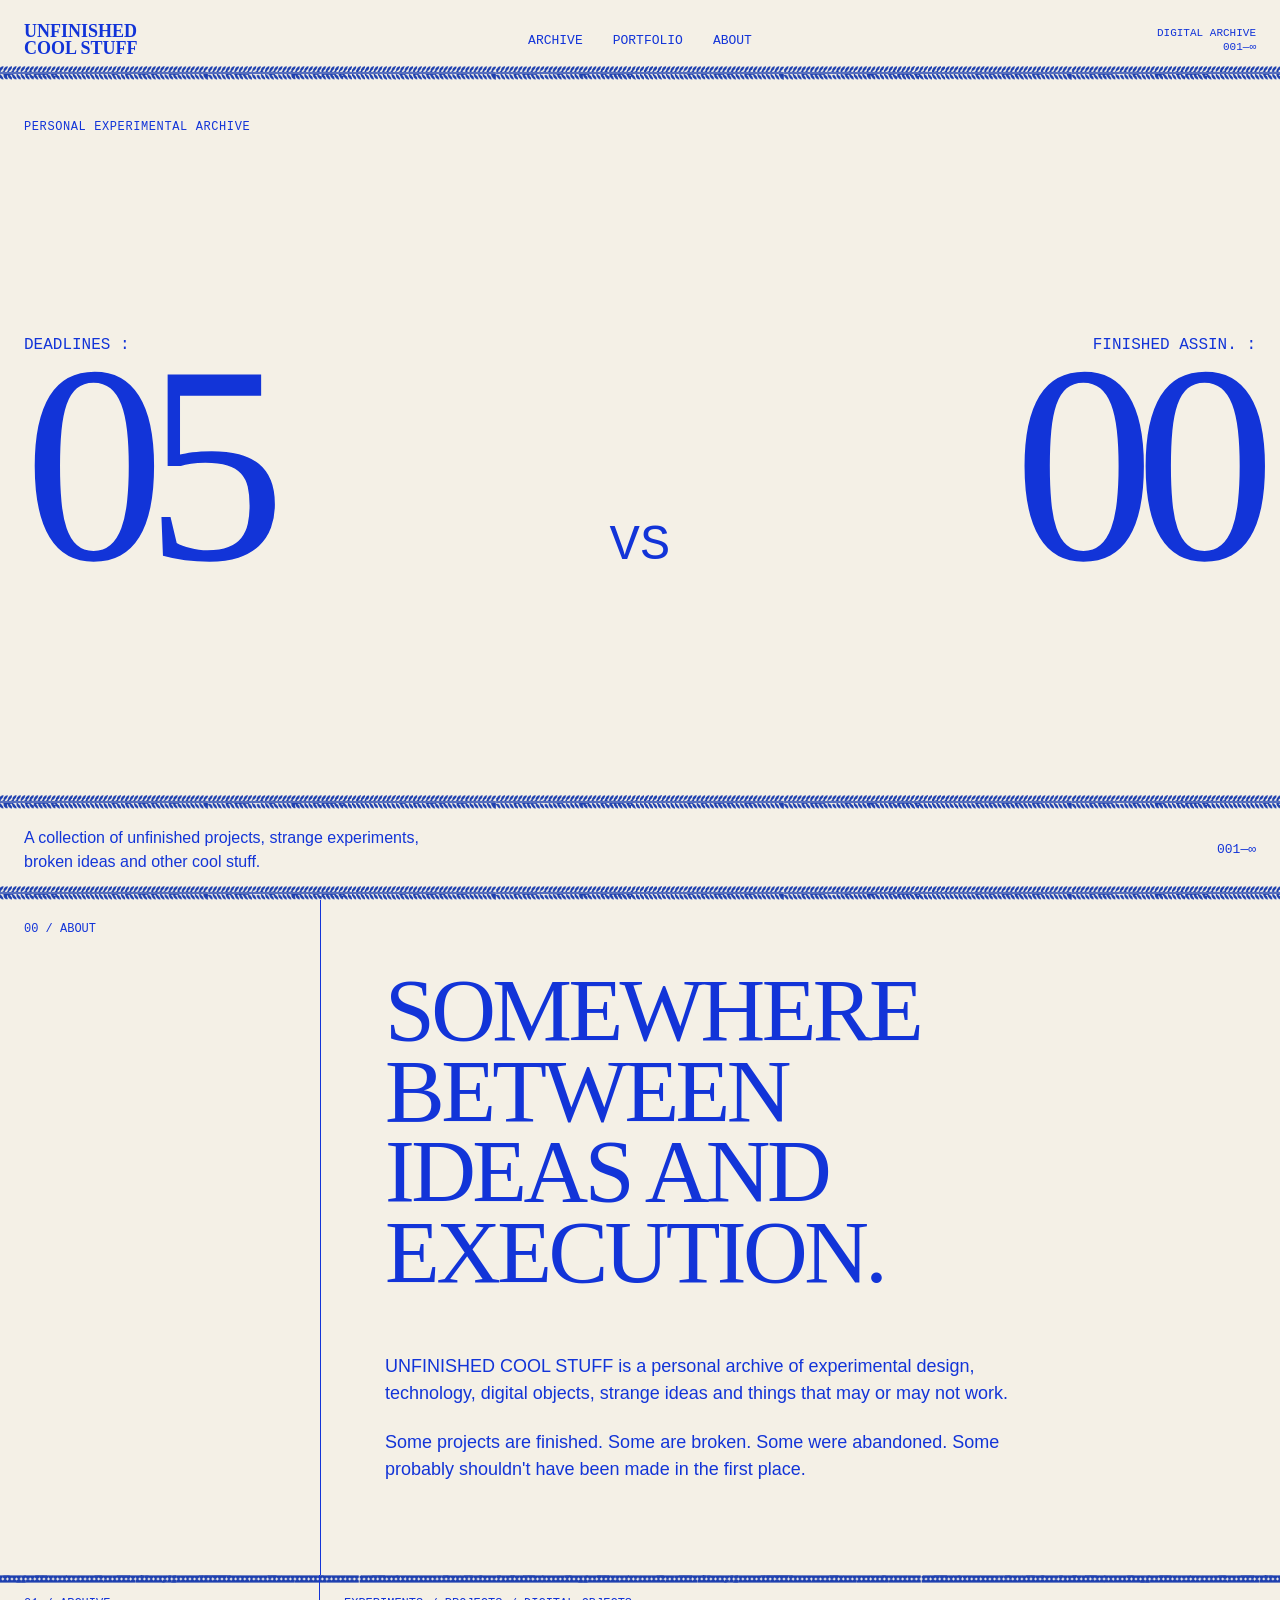
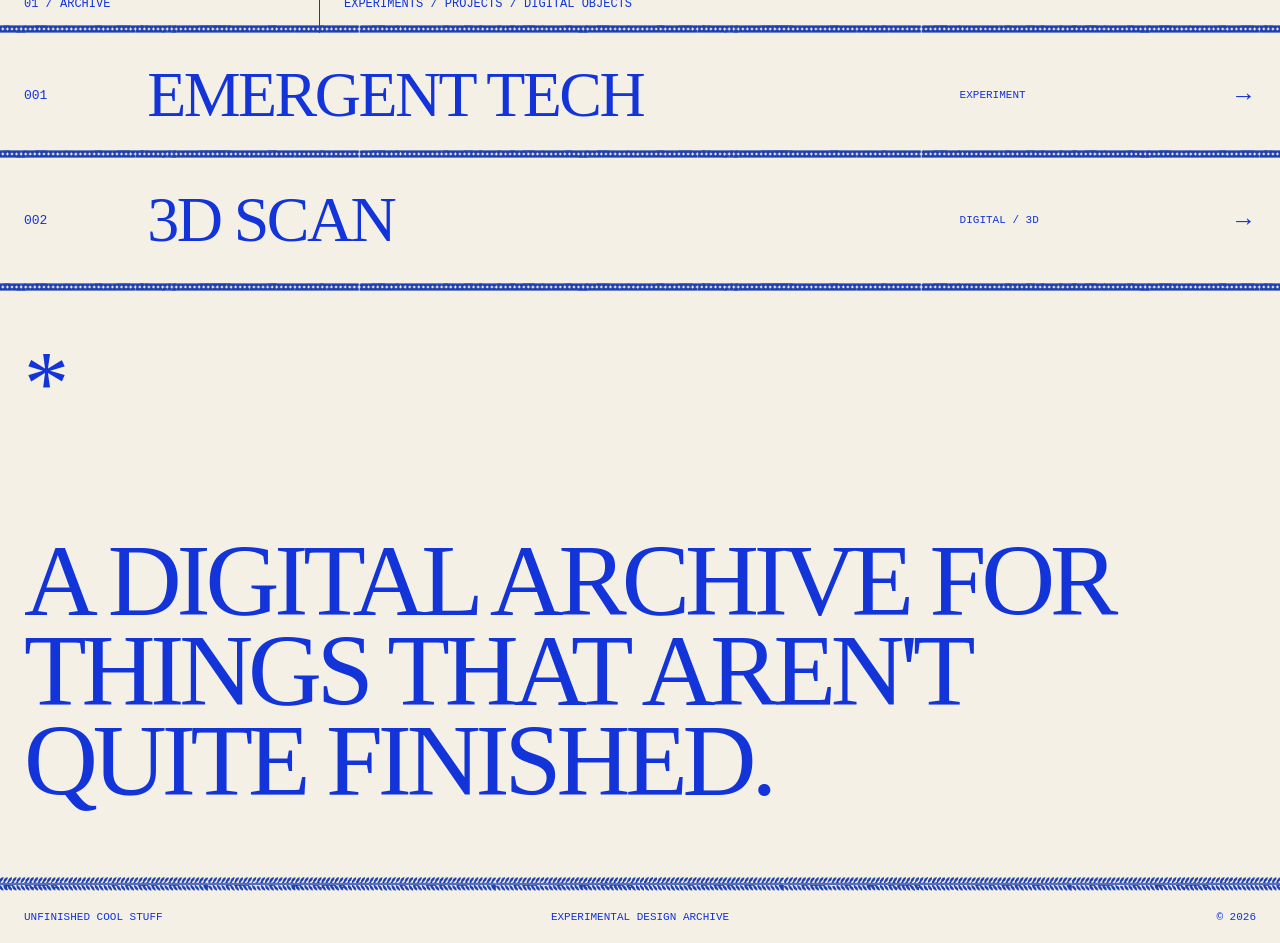
<file: index.html>
<!DOCTYPE html>
<html lang="en">
<head>
    <meta charset="UTF-8">
    <meta name="viewport" content="width=device-width, initial-scale=1.0">

    <title>UNFINISHED COOL STUFF</title>

    <link rel="stylesheet" href="style.css">
</head>

<body>

    <!-- =========================
         NAVIGATION
    ========================== -->

    <header class="site-header">

        <div class="site-logo">
            UNFINISHED<br>
            COOL STUFF
        </div>

        <nav class="main-nav">
    <a href="#archive">ARCHIVE</a>
    <a href="portfolio.html">PORTFOLIO</a>
    <a href="#about">ABOUT</a>
</nav>

        <div class="site-meta">
            DIGITAL ARCHIVE<br>
            001—∞
        </div>

    </header>


    <!-- =========================
         HERO
    ========================== -->

    <main>

        <section class="hero">

            <div class="hero-label">
                PERSONAL EXPERIMENTAL ARCHIVE
            </div>

            <div class="hero-stats">

    <div class="hero-stat-labels">
        <div>DEADLINES :</div>
        <div>FINISHED ASSIN. :</div>
    </div>

    <div class="hero-stat-numbers">
        <div>05</div>
        <div class="hero-stat-vs">VS</div>
        <div>00</div>
    </div>

</div>

            <div class="hero-bottom">

                <p>
                    A collection of unfinished projects,
                    strange experiments, broken ideas and
                    other cool stuff.
                </p>

                <div class="hero-number">
                    001—∞
                </div>

            </div>

        </section>


        <!-- =========================
             ABOUT
        ========================== -->

        <section class="about-section" id="about">

            <div class="section-number">
                00 / ABOUT
            </div>

            <div class="about-content">

                <h2>
                    SOMEWHERE BETWEEN<br>
                    IDEAS AND EXECUTION.
                </h2>

                <p>
                    UNFINISHED COOL STUFF is a personal archive
                    of experimental design, technology,
                    digital objects, strange ideas and things
                    that may or may not work.
                </p>

                <p>
                    Some projects are finished.
                    Some are broken.
                    Some were abandoned.
                    Some probably shouldn't have been made
                    in the first place.
                </p>

            </div>

        </section>


        <!-- =========================
             PROJECT ARCHIVE
        ========================== -->

        <section class="archive-section" id="archive">

            <div class="section-header">

                <div class="section-number">
                    01 / ARCHIVE
                </div>

                <div class="section-description">
                    EXPERIMENTS / PROJECTS / DIGITAL OBJECTS
                </div>

            </div>


            <div class="project-list">

                <!-- PROJECT 001 -->

                <a
                    class="project"
                    href="projects/emergent-tech/"
                >

                    <div class="project-number">
                        001
                    </div>

                    <div class="project-title">
                        EMERGENT TECH
                    </div>

                    <div class="project-type">
                        EXPERIMENT
                    </div>

                    <div class="project-arrow">
                        →
                    </div>

                </a>


                <!-- PROJECT 002 -->

                <a
                    class="project"
                    href="projects/3d-scan/"
                >

                    <div class="project-number">
                        002
                    </div>

                    <div class="project-title">
                        3D SCAN
                    </div>

                    <div class="project-type">
                        DIGITAL / 3D
                    </div>

                    <div class="project-arrow">
                        →
                    </div>

                </a>

            </div>

        </section>


        <!-- =========================
             STATEMENT
        ========================== -->

        <section class="statement-section">

            <div class="statement-mark">
                *
            </div>

            <h2>
                A DIGITAL ARCHIVE FOR
                THINGS THAT AREN'T QUITE
                FINISHED.
            </h2>

        </section>

    </main>


    <!-- =========================
         FOOTER
    ========================== -->

    <footer class="site-footer">

        <div>
            UNFINISHED COOL STUFF
        </div>

        <div>
            EXPERIMENTAL DESIGN ARCHIVE
        </div>

        <div>
            © 2026
        </div>

    </footer>


    <script src="script.js"></script>

</body>
</html>
</file>
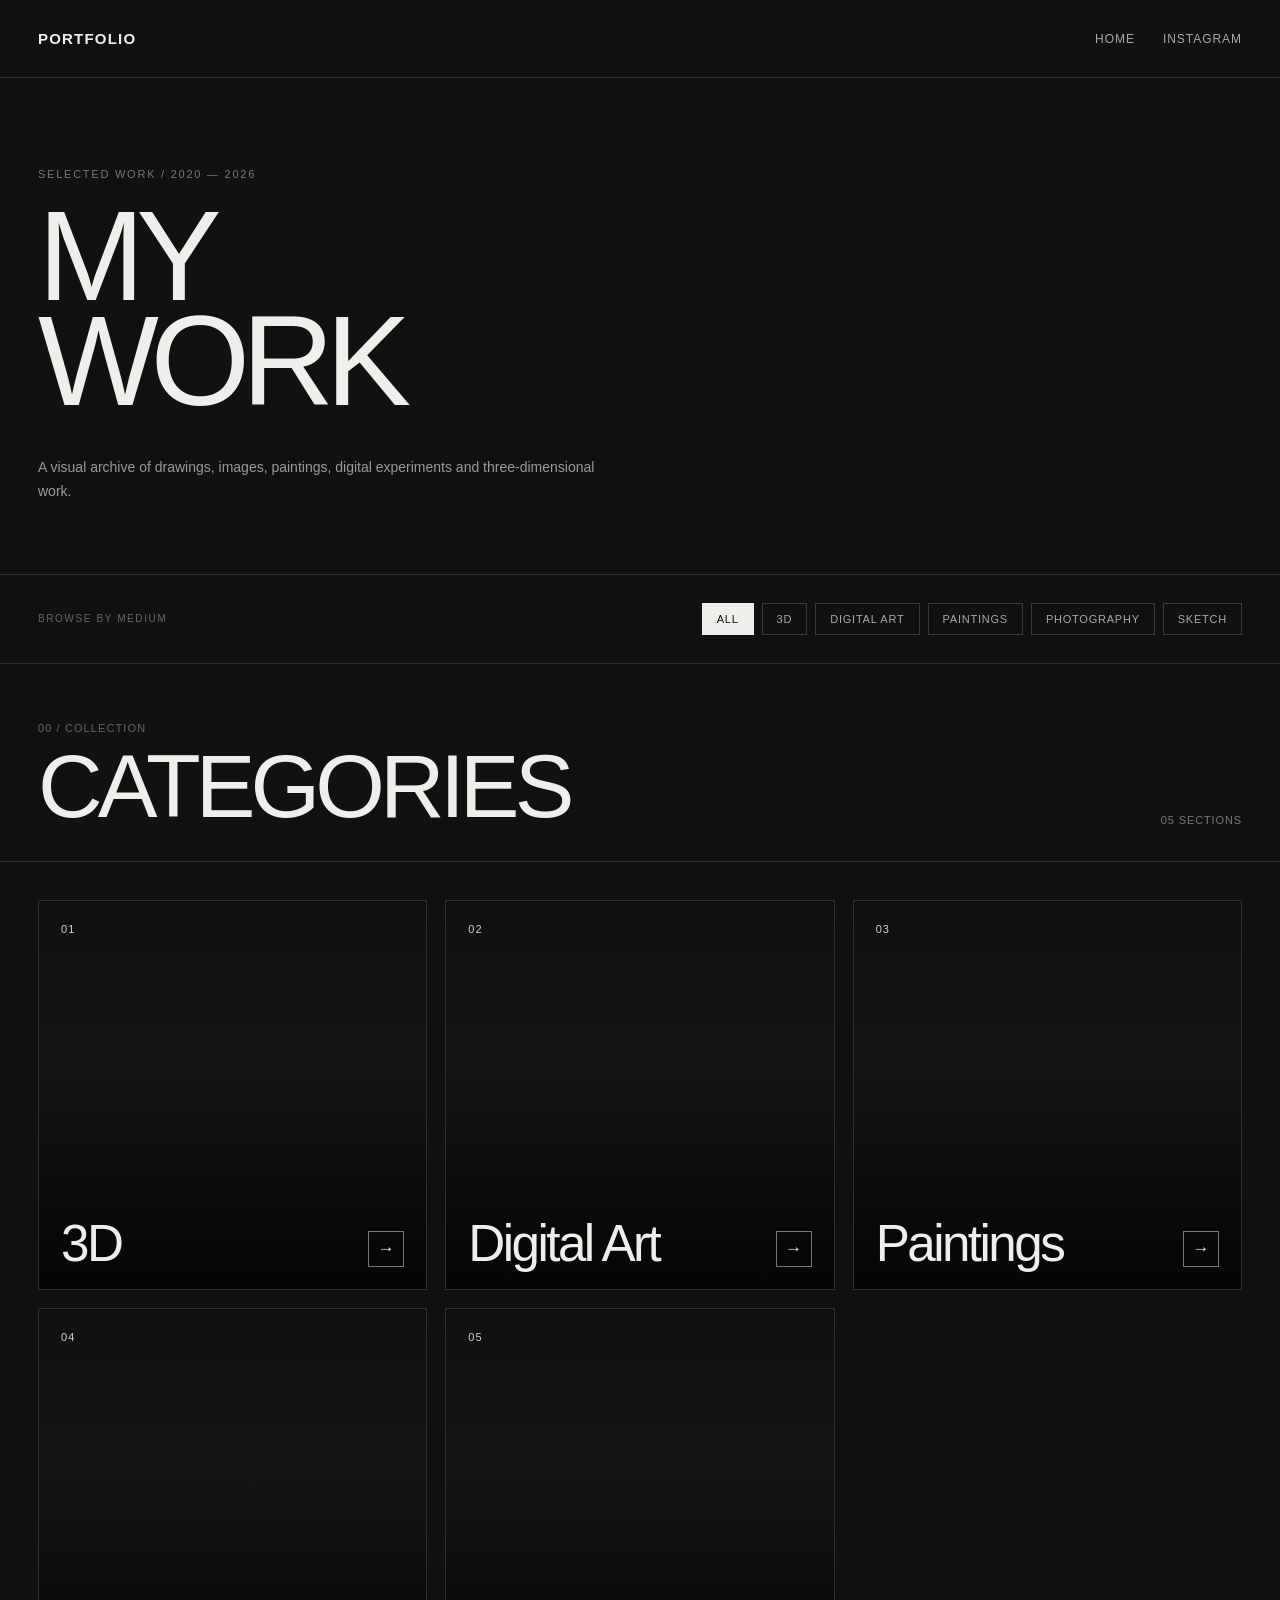
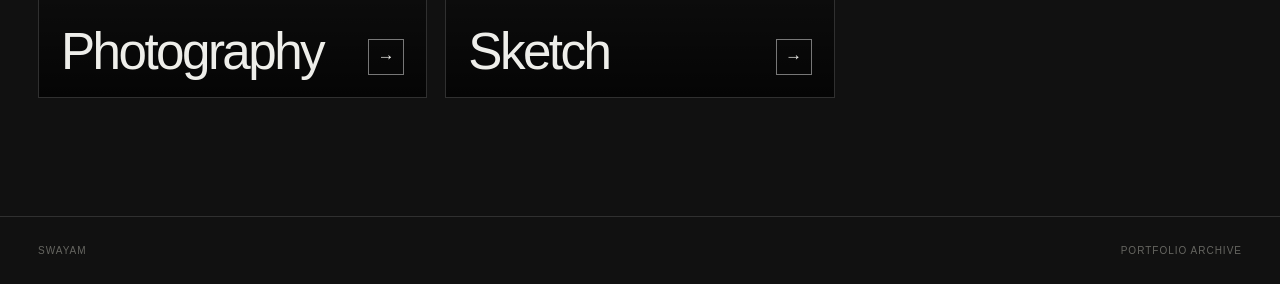
<file: portfolio.html>
<!DOCTYPE html>
<html lang="en">
<head>
    <meta charset="UTF-8">
    <meta name="viewport" content="width=device-width, initial-scale=1.0">

    <title>Portfolio — Swayam</title>

    <style>
        /* =========================================================
           RESET
        ========================================================= */

        * {
            margin: 0;
            padding: 0;
            box-sizing: border-box;
        }

        html {
            scroll-behavior: smooth;
        }

        body {
            background: #111111;
            color: #eeeeea;
            font-family: Arial, Helvetica, sans-serif;
            min-height: 100vh;
            overflow-x: hidden;
        }

        button,
        a {
            font: inherit;
        }

        button {
            border: 0;
            background: none;
            color: inherit;
            cursor: pointer;
        }

        a {
            color: inherit;
            text-decoration: none;
        }


        /* =========================================================
           HEADER
        ========================================================= */

        .site-header {
            width: 100%;
            height: 78px;

            display: flex;
            align-items: center;
            justify-content: space-between;

            padding: 0 38px;

            border-bottom: 1px solid #303030;

            position: sticky;
            top: 0;
            z-index: 100;

            background: rgba(17, 17, 17, 0.94);
            backdrop-filter: blur(12px);
        }

        .logo {
            font-size: 15px;
            font-weight: 600;
            letter-spacing: 0.08em;
            text-transform: uppercase;
        }

        .header-right {
            display: flex;
            align-items: center;
            gap: 28px;
        }

        .header-link {
            font-size: 12px;
            letter-spacing: 0.08em;
            text-transform: uppercase;
            color: #aaaaa5;
            transition: color 0.2s ease;
        }

        .header-link:hover {
            color: #ffffff;
        }


        /* =========================================================
           MAIN
        ========================================================= */

        main {
            width: 100%;
        }


        /* =========================================================
           INTRO
        ========================================================= */

        .intro {
            min-height: 330px;

            padding: 90px 38px 70px;

            display: flex;
            flex-direction: column;
            justify-content: flex-end;

            border-bottom: 1px solid #303030;
        }

        .intro-label {
            font-size: 11px;
            letter-spacing: 0.16em;
            text-transform: uppercase;
            color: #777772;

            margin-bottom: 24px;
        }

        .intro-title {
            font-size: clamp(58px, 10vw, 150px);
            line-height: 0.82;
            font-weight: 500;
            letter-spacing: -0.065em;

            max-width: 1100px;
        }

        .intro-description {
            max-width: 560px;

            margin-top: 42px;

            font-size: 14px;
            line-height: 1.7;
            color: #999994;
        }


        /* =========================================================
           CATEGORY NAVIGATION
        ========================================================= */

        .category-section {
            padding: 28px 38px;

            border-bottom: 1px solid #303030;

            display: flex;
            align-items: center;
            justify-content: space-between;

            gap: 30px;
        }

        .category-label {
            font-size: 10px;
            letter-spacing: 0.16em;
            text-transform: uppercase;
            color: #666661;
            white-space: nowrap;
        }

        .category-nav {
            display: flex;
            flex-wrap: wrap;
            justify-content: flex-end;
            gap: 8px;
        }

        .category-button {
            border: 1px solid #3b3b3b;
            padding: 9px 14px;

            font-size: 11px;
            letter-spacing: 0.07em;
            text-transform: uppercase;

            color: #aaaaa5;

            transition:
                background 0.2s ease,
                color 0.2s ease,
                border-color 0.2s ease;
        }

        .category-button:hover,
        .category-button.active {
            background: #eeeeea;
            border-color: #eeeeea;
            color: #111111;
        }


        /* =========================================================
           CATEGORY LANDING
        ========================================================= */

        .category-view {
            display: block;
        }

        .category-view.hidden {
            display: none;
        }

        .category-heading {
            padding: 58px 38px 35px;

            display: flex;
            align-items: flex-end;
            justify-content: space-between;

            border-bottom: 1px solid #303030;
        }

        .category-number {
            font-size: 11px;
            color: #666661;
            letter-spacing: 0.1em;
            margin-bottom: 12px;
        }

        .category-title {
            font-size: clamp(40px, 7vw, 95px);
            line-height: 0.9;
            letter-spacing: -0.055em;
            font-weight: 500;
        }

        .category-count {
            font-size: 11px;
            color: #777772;
            letter-spacing: 0.08em;
            text-transform: uppercase;
        }


        /* =========================================================
           CATEGORY CARDS
        ========================================================= */

        .category-grid {
            padding: 38px;

            display: grid;
            grid-template-columns: repeat(3, 1fr);

            gap: 18px;
        }

        .category-card {
            position: relative;

            min-height: 390px;

            border: 1px solid #303030;

            overflow: hidden;

            background: #181818;

            cursor: pointer;

            transition:
                transform 0.35s ease,
                border-color 0.35s ease;
        }

        .category-card:hover {
            transform: translateY(-5px);
            border-color: #555555;
        }

        .category-card-image {
            width: 100%;
            height: 100%;

            position: absolute;
            inset: 0;

            object-fit: cover;

            opacity: 0.72;

            transition:
                transform 0.6s ease,
                opacity 0.4s ease;
        }

        .category-card:hover .category-card-image {
            transform: scale(1.045);
            opacity: 0.9;
        }

        .category-card-overlay {
            position: absolute;
            inset: 0;

            display: flex;
            flex-direction: column;
            justify-content: space-between;

            padding: 22px;

            background:
                linear-gradient(
                    to bottom,
                    rgba(0, 0, 0, 0.35),
                    rgba(0, 0, 0, 0.1) 40%,
                    rgba(0, 0, 0, 0.8)
                );
        }

        .category-card-number {
            font-size: 11px;
            letter-spacing: 0.1em;
            color: #d0d0ca;
        }

        .category-card-bottom {
            display: flex;
            align-items: flex-end;
            justify-content: space-between;
            gap: 15px;
        }

        .category-card-title {
            font-size: clamp(28px, 4vw, 55px);
            line-height: 0.9;
            letter-spacing: -0.05em;
            font-weight: 500;
        }

        .category-card-arrow {
            width: 36px;
            height: 36px;

            border: 1px solid rgba(255,255,255,0.45);

            display: flex;
            align-items: center;
            justify-content: center;

            font-size: 17px;

            transition:
                background 0.2s ease,
                color 0.2s ease;
        }

        .category-card:hover .category-card-arrow {
            background: #eeeeea;
            color: #111111;
        }


        /* =========================================================
           GALLERY
        ========================================================= */

        .gallery-view {
            display: none;
        }

        .gallery-view.active {
            display: block;
        }

        .gallery-header {
            padding: 52px 38px 34px;

            display: flex;
            align-items: flex-end;
            justify-content: space-between;

            border-bottom: 1px solid #303030;
        }

        .gallery-heading-left {
            display: flex;
            flex-direction: column;
            gap: 14px;
        }

        .back-button {
            align-self: flex-start;

            font-size: 11px;
            letter-spacing: 0.1em;
            text-transform: uppercase;

            color: #777772;

            transition: color 0.2s ease;
        }

        .back-button:hover {
            color: #ffffff;
        }

        .gallery-title {
            font-size: clamp(48px, 8vw, 110px);
            line-height: 0.85;
            letter-spacing: -0.06em;
            font-weight: 500;
        }

        .gallery-info {
            font-size: 11px;
            letter-spacing: 0.08em;
            text-transform: uppercase;
            color: #777772;
        }


        /* =========================================================
           IMAGE GRID
        ========================================================= */

        .gallery-grid {
            padding: 38px;

            display: grid;
            grid-template-columns: repeat(4, 1fr);

            gap: 12px;
        }

        .media-item {
            position: relative;

            background: #1b1b1b;

            aspect-ratio: 1 / 1;

            overflow: hidden;

            cursor: pointer;

            border: 1px solid #252525;
        }

        .media-item img {
            width: 100%;
            height: 100%;

            display: block;

            object-fit: cover;

            transition:
                transform 0.5s ease,
                opacity 0.35s ease;
        }

        .media-item:hover img {
            transform: scale(1.035);
            opacity: 0.82;
        }

        .media-item.video-item {
            cursor: pointer;
        }

        .video-label {
            position: absolute;

            left: 12px;
            bottom: 12px;

            padding: 6px 8px;

            background: rgba(0,0,0,0.75);

            font-size: 9px;
            letter-spacing: 0.1em;
            text-transform: uppercase;
        }

        .empty-message {
            padding: 100px 38px;

            color: #666661;

            font-size: 13px;
            line-height: 1.6;
        }

        .loading {
            padding: 100px 38px;

            color: #666661;

            font-size: 11px;
            letter-spacing: 0.1em;
            text-transform: uppercase;
        }


        /* =========================================================
           IMAGE MODAL
        ========================================================= */

        .modal {
            position: fixed;
            inset: 0;

            z-index: 500;

            display: none;

            background: rgba(8, 8, 8, 0.97);

            align-items: center;
            justify-content: center;

            padding: 60px;
        }

        .modal.active {
            display: flex;
        }

        .modal-content {
            width: 100%;
            height: 100%;

            display: flex;
            align-items: center;
            justify-content: center;

            position: relative;
        }

        .modal-image {
            max-width: calc(100vw - 160px);
            max-height: calc(100vh - 120px);

            width: auto;
            height: auto;

            object-fit: contain;
        }

        .modal-video {
            max-width: calc(100vw - 160px);
            max-height: calc(100vh - 120px);
        }

        .modal-close {
            position: fixed;

            top: 24px;
            right: 30px;

            width: 42px;
            height: 42px;

            border: 1px solid #444444;

            display: flex;
            align-items: center;
            justify-content: center;

            font-size: 22px;

            color: #bbbbbb;

            z-index: 510;

            transition:
                background 0.2s ease,
                color 0.2s ease;
        }

        .modal-close:hover {
            background: #eeeeea;
            color: #111111;
        }

        .modal-prev,
        .modal-next {
            position: fixed;

            top: 50%;

            transform: translateY(-50%);

            width: 48px;
            height: 48px;

            border: 1px solid #444444;

            display: flex;
            align-items: center;
            justify-content: center;

            font-size: 22px;

            color: #bbbbbb;

            z-index: 510;

            transition:
                background 0.2s ease,
                color 0.2s ease;
        }

        .modal-prev {
            left: 25px;
        }

        .modal-next {
            right: 25px;
        }

        .modal-prev:hover,
        .modal-next:hover {
            background: #eeeeea;
            color: #111111;
        }

        .modal-counter {
            position: fixed;

            left: 50%;
            bottom: 24px;

            transform: translateX(-50%);

            font-size: 10px;
            letter-spacing: 0.12em;
            text-transform: uppercase;

            color: #777772;

            z-index: 510;
        }


        /* =========================================================
           FOOTER
        ========================================================= */

        footer {
            margin-top: 80px;

            padding: 28px 38px;

            border-top: 1px solid #303030;

            display: flex;
            align-items: center;
            justify-content: space-between;

            color: #666661;

            font-size: 10px;
            letter-spacing: 0.1em;
            text-transform: uppercase;
        }


        /* =========================================================
           RESPONSIVE
        ========================================================= */

        @media (max-width: 1000px) {

            .category-grid {
                grid-template-columns: repeat(2, 1fr);
            }

            .gallery-grid {
                grid-template-columns: repeat(3, 1fr);
            }
        }


        @media (max-width: 700px) {

            .site-header {
                height: 64px;
                padding: 0 18px;
            }

            .header-right {
                gap: 14px;
            }

            .intro {
                min-height: 300px;
                padding: 65px 18px 45px;
            }

            .intro-title {
                font-size: clamp(54px, 16vw, 100px);
            }

            .intro-description {
                margin-top: 30px;
            }

            .category-section {
                padding: 18px;
                align-items: flex-start;
                flex-direction: column;
            }

            .category-nav {
                justify-content: flex-start;
            }

            .category-heading,
            .gallery-header {
                padding: 40px 18px 25px;
            }

            .category-grid {
                padding: 18px;
                grid-template-columns: 1fr;
                gap: 12px;
            }

            .category-card {
                min-height: 320px;
            }

            .gallery-grid {
                padding: 18px;
                grid-template-columns: repeat(2, 1fr);
                gap: 7px;
            }

            .modal {
                padding: 20px;
            }

            .modal-image,
            .modal-video {
                max-width: calc(100vw - 40px);
                max-height: calc(100vh - 100px);
            }

            .modal-prev,
            .modal-next {
                width: 38px;
                height: 38px;
            }

            .modal-prev {
                left: 10px;
            }

            .modal-next {
                right: 10px;
            }

            footer {
                padding: 24px 18px;
            }
        }


        @media (max-width: 450px) {

            .header-right .header-link:first-child {
                display: none;
            }

            .gallery-grid {
                grid-template-columns: 1fr 1fr;
            }

            .category-button {
                padding: 8px 10px;
                font-size: 9px;
            }
        }
    </style>
</head>


<body>

    <!-- =========================================================
         HEADER
    ========================================================== -->

    <header class="site-header">

        <a href="index.html" class="logo">
            Portfolio
        </a>

        <div class="header-right">

            <a href="index.html" class="header-link">
                Home
            </a>

            <a
                href="https://www.instagram.com/artist_sbk/"
                target="_blank"
                rel="noopener noreferrer"
                class="header-link"
            >
                Instagram
            </a>

        </div>

    </header>


    <!-- =========================================================
         MAIN
    ========================================================== -->

    <main>

        <!-- INTRO -->

        <section class="intro">

            <div class="intro-label">
                Selected work / 2020 — 2026
            </div>

            <h1 class="intro-title">
                MY<br>
                WORK
            </h1>

            <p class="intro-description">
                A visual archive of drawings, images, paintings,
                digital experiments and three-dimensional work.
            </p>

        </section>


        <!-- CATEGORY NAV -->

        <section class="category-section">

            <div class="category-label">
                Browse by medium
            </div>

            <nav class="category-nav" id="category-nav">

                <button
                    class="category-button active"
                    data-category="all"
                >
                    All
                </button>

                <button
                    class="category-button"
                    data-category="3D"
                >
                    3D
                </button>

                <button
                    class="category-button"
                    data-category="DIGITAL_ART"
                >
                    Digital Art
                </button>

                <button
                    class="category-button"
                    data-category="PAINTING"
                >
                    Paintings
                </button>

                <button
                    class="category-button"
                    data-category="PHOTOGRAPHY"
                >
                    Photography
                </button>

                <button
                    class="category-button"
                    data-category="SKETCH"
                >
                    Sketch
                </button>

            </nav>

        </section>


        <!-- =====================================================
             CATEGORY LANDING
        ====================================================== -->

        <section
            class="category-view"
            id="category-view"
        >

            <div class="category-heading">

                <div>

                    <div class="category-number">
                        00 / COLLECTION
                    </div>

                    <h2 class="category-title">
                        CATEGORIES
                    </h2>

                </div>

                <div class="category-count">
                    05 sections
                </div>

            </div>


            <div
                class="category-grid"
                id="category-grid"
            >

                <!-- Generated by JavaScript -->

            </div>

        </section>


        <!-- =====================================================
             GALLERY
        ====================================================== -->

        <section
            class="gallery-view"
            id="gallery-view"
        >

            <div class="gallery-header">

                <div class="gallery-heading-left">

                    <button
                        class="back-button"
                        id="back-button"
                    >
                        ← Back to categories
                    </button>

                    <h2
                        class="gallery-title"
                        id="gallery-title"
                    >
                        Category
                    </h2>

                </div>

                <div
                    class="gallery-info"
                    id="gallery-info"
                >
                    0 works
                </div>

            </div>


            <div
                class="loading"
                id="gallery-loading"
            >
                Loading works...
            </div>


            <div
                class="gallery-grid"
                id="gallery-grid"
            >

                <!-- Generated by JavaScript -->

            </div>

        </section>

    </main>


    <!-- =========================================================
         FOOTER
    ========================================================== -->

    <footer>

        <span>
            Swayam
        </span>

        <span>
            Portfolio archive
        </span>

    </footer>


    <!-- =========================================================
         IMAGE MODAL
    ========================================================== -->

    <div
        class="modal"
        id="modal"
        aria-hidden="true"
    >

        <button
            class="modal-close"
            id="modal-close"
            aria-label="Close"
        >
            ×
        </button>

        <button
            class="modal-prev"
            id="modal-prev"
            aria-label="Previous"
        >
            ←
        </button>

        <div class="modal-content">

            <img
                class="modal-image"
                id="modal-image"
                alt=""
            >

            <video
                class="modal-video"
                id="modal-video"
                controls
                playsinline
                style="display:none;"
            ></video>

        </div>

        <button
            class="modal-next"
            id="modal-next"
            aria-label="Next"
        >
            →
        </button>

        <div
            class="modal-counter"
            id="modal-counter"
        >
            01 / 01
        </div>

    </div>


    <!-- =========================================================
         JAVASCRIPT
    ========================================================== -->

    <script>

        /* =====================================================
           CONFIGURATION
        ====================================================== */

        const GITHUB_USER = "swayam0333777-stack";

        const GITHUB_REPO = "unfinished-business";

        const GITHUB_BRANCH = "main";

        const CATEGORIES = [
            {
                id: "3D",
                name: "3D",
                folder: "3D",
                number: "01"
            },
            {
                id: "DIGITAL_ART",
                name: "Digital Art",
                folder: "DIGITAL ART",
                number: "02"
            },
            {
                id: "PAINTING",
                name: "Paintings",
                folder: "PAINTING",
                number: "03"
            },
            {
                id: "PHOTOGRAPHY",
                name: "Photography",
                folder: "PHOTOGRAPHY",
                number: "04"
            },
            {
                id: "SKETCH",
                name: "Sketch",
                folder: "SKETCH",
                number: "05"
            }
        ];

        const API_BASE =
            `https://api.github.com/repos/${GITHUB_USER}/${GITHUB_REPO}/contents/portfolio`;


        /* =====================================================
           ELEMENTS
        ====================================================== */

        const categoryView =
            document.getElementById("category-view");

        const galleryView =
            document.getElementById("gallery-view");

        const categoryGrid =
            document.getElementById("category-grid");

        const galleryGrid =
            document.getElementById("gallery-grid");

        const galleryTitle =
            document.getElementById("gallery-title");

        const galleryInfo =
            document.getElementById("gallery-info");

        const galleryLoading =
            document.getElementById("gallery-loading");

        const backButton =
            document.getElementById("back-button");

        const categoryButtons =
            document.querySelectorAll(".category-button");


        /* =====================================================
           MODAL ELEMENTS
        ====================================================== */

        const modal =
            document.getElementById("modal");

        const modalImage =
            document.getElementById("modal-image");

        const modalVideo =
            document.getElementById("modal-video");

        const modalClose =
            document.getElementById("modal-close");

        const modalPrev =
            document.getElementById("modal-prev");

        const modalNext =
            document.getElementById("modal-next");

        const modalCounter =
            document.getElementById("modal-counter");


        /* =====================================================
           STATE
        ====================================================== */

        let currentCategory = null;

        let currentMedia = [];

        let currentMediaIndex = 0;

        const categoryFiles = {};


        /* =====================================================
           HELPERS
        ====================================================== */

        function isImage(file) {

            const extension =
                file.name
                    .split(".")
                    .pop()
                    .toLowerCase();

            return [
                "jpg",
                "jpeg",
                "png",
                "gif",
                "webp",
                "avif"
            ].includes(extension);
        }


        function isVideo(file) {

            const extension =
                file.name
                    .split(".")
                    .pop()
                    .toLowerCase();

            return [
                "mp4",
                "webm",
                "mov",
                "m4v"
            ].includes(extension);
        }


        function escapeHTML(value) {

            return String(value)
                .replace(/&/g, "&amp;")
                .replace(/</g, "&lt;")
                .replace(/>/g, "&gt;")
                .replace(/"/g, "&quot;")
                .replace(/'/g, "&#039;");
        }


        /* =====================================================
           GET FILES FROM GITHUB
        ====================================================== */

        async function getCategoryFiles(category) {

            if (categoryFiles[category.id]) {
                return categoryFiles[category.id];
            }

            const url =
                `${API_BASE}/${encodeURIComponent(category.folder)}?ref=${GITHUB_BRANCH}`;

            try {

                const response =
                    await fetch(url);

                if (!response.ok) {
                    throw new Error(
                        `GitHub returned ${response.status}`
                    );
                }

                const files =
                    await response.json();

                const media =
                    files.filter(file =>
                        isImage(file) ||
                        isVideo(file)
                    );

                media.sort((a, b) =>
                    a.name.localeCompare(
                        b.name,
                        undefined,
                        {
                            numeric: true,
                            sensitivity: "base"
                        }
                    )
                );

                categoryFiles[category.id] = media;

                return media;

            } catch (error) {

                console.error(
                    `Could not load ${category.name}:`,
                    error
                );

                categoryFiles[category.id] = [];

                return [];
            }
        }


        /* =====================================================
           GET FIRST IMAGE FOR CATEGORY
        ====================================================== */

        async function getCategoryPreview(category) {

            const files =
                await getCategoryFiles(category);

            const image =
                files.find(file =>
                    isImage(file)
                );

            if (image) {
                return image.download_url;
            }

            return "";
        }


        /* =====================================================
           CREATE CATEGORY CARDS
        ====================================================== */

        async function buildCategoryCards() {

            categoryGrid.innerHTML = "";

            for (const category of CATEGORIES) {

                const card =
                    document.createElement("article");

                card.className =
                    "category-card";

                card.dataset.category =
                    category.id;

                card.innerHTML = `

                    <div class="category-card-overlay">

                        <div class="category-card-number">
                            ${category.number}
                        </div>

                        <div class="category-card-bottom">

                            <h3 class="category-card-title">
                                ${escapeHTML(category.name)}
                            </h3>

                            <div class="category-card-arrow">
                                →
                            </div>

                        </div>

                    </div>

                `;

                categoryGrid.appendChild(card);

                card.addEventListener(
                    "click",
                    () => openGallery(category)
                );

                const preview =
                    await getCategoryPreview(category);

                if (preview) {

                    const image =
                        document.createElement("img");

                    image.className =
                        "category-card-image";

                    image.src =
                        preview;

                    image.alt =
                        category.name;

                    image.loading =
                        "lazy";

                    card.prepend(image);
                }
            }
        }


        /* =====================================================
           OPEN CATEGORY GALLERY
        ====================================================== */

        async function openGallery(category) {

            currentCategory =
                category;

            categoryView.classList.add("hidden");

            galleryView.classList.add("active");

            galleryTitle.textContent =
                category.name;

            galleryLoading.style.display =
                "block";

            galleryGrid.innerHTML =
                "";

            galleryInfo.textContent =
                "Loading...";

            window.scrollTo({
                top: 0,
                behavior: "smooth"
            });

            const files =
                await getCategoryFiles(category);

            currentMedia =
                files;

            galleryLoading.style.display =
                "none";

            galleryInfo.textContent =
                `${files.length} ${files.length === 1 ? "work" : "works"}`;

            if (!files.length) {

                galleryGrid.innerHTML = `

                    <div class="empty-message">
                        No images found in this category.
                    </div>

                `;

                return;
            }

            renderGallery(files);
        }


        /* =====================================================
           RENDER GALLERY
        ====================================================== */

        function renderGallery(files) {

            galleryGrid.innerHTML =
                "";

            files.forEach(
                (file, index) => {

                    const item =
                        document.createElement("article");

                    item.className =
                        "media-item";

                    if (isVideo(file)) {

                        item.classList.add(
                            "video-item"
                        );

                        item.innerHTML = `

                            <video
                                src="${file.download_url}"
                                muted
                                preload="metadata"
                                style="
                                    width:100%;
                                    height:100%;
                                    object-fit:cover;
                                    pointer-events:none;
                                "
                            ></video>

                            <div class="video-label">
                                Video
                            </div>

                        `;

                    } else {

                        item.innerHTML = `

                            <img
                                src="${file.download_url}"
                                alt="${escapeHTML(file.name)}"
                                loading="lazy"
                            >

                        `;
                    }

                    item.addEventListener(
                        "click",
                        () => openModal(index)
                    );

                    galleryGrid.appendChild(item);
                }
            );
        }


        /* =====================================================
           BACK TO CATEGORIES
        ====================================================== */

        function showCategories() {

            galleryView.classList.remove(
                "active"
            );

            categoryView.classList.remove(
                "hidden"
            );

            currentCategory =
                null;

            window.scrollTo({
                top: 0,
                behavior: "smooth"
            });
        }


        backButton.addEventListener(
            "click",
            showCategories
        );


        /* =====================================================
           CATEGORY BUTTONS
        ====================================================== */

        categoryButtons.forEach(button => {

            button.addEventListener(
                "click",
                async () => {

                    const categoryId =
                        button.dataset.category;

                    categoryButtons.forEach(
                        item =>
                            item.classList.remove(
                                "active"
                            )
                    );

                    button.classList.add(
                        "active"
                    );

                    if (categoryId === "all") {

                        showCategories();

                        return;
                    }

                    const category =
                        CATEGORIES.find(
                            item =>
                                item.id === categoryId
                        );

                    if (category) {

                        await openGallery(
                            category
                        );
                    }
                }
            );

        });


        /* =====================================================
           OPEN MODAL
        ====================================================== */

        function openModal(index) {

            if (!currentMedia.length) {
                return;
            }

            currentMediaIndex =
                index;

            updateModal();

            modal.classList.add(
                "active"
            );

            modal.setAttribute(
                "aria-hidden",
                "false"
            );

            document.body.style.overflow =
                "hidden";
        }


        /* =====================================================
           UPDATE MODAL
        ====================================================== */

        function updateModal() {

            const file =
                currentMedia[
                    currentMediaIndex
                ];

            if (!file) {
                return;
            }

            modalImage.style.display =
                "none";

            modalVideo.style.display =
                "none";

            modalVideo.pause();

            if (isVideo(file)) {

                modalVideo.src =
                    file.download_url;

                modalVideo.style.display =
                    "block";

            } else {

                modalImage.src =
                    file.download_url;

                modalImage.alt =
                    file.name;

                modalImage.style.display =
                    "block";
            }

            modalCounter.textContent =
                `${String(currentMediaIndex + 1).padStart(2, "0")} / ${String(currentMedia.length).padStart(2, "0")}`;
        }


        /* =====================================================
           CLOSE MODAL
        ====================================================== */

        function closeModal() {

            modal.classList.remove(
                "active"
            );

            modal.setAttribute(
                "aria-hidden",
                "true"
            );

            modalVideo.pause();

            modalVideo.src =
                "";

            document.body.style.overflow =
                "";
        }


        modalClose.addEventListener(
            "click",
            closeModal
        );


        /* =====================================================
           PREVIOUS
        ====================================================== */

        modalPrev.addEventListener(
            "click",
            event => {

                event.stopPropagation();

                if (!currentMedia.length) {
                    return;
                }

                currentMediaIndex--;

                if (currentMediaIndex < 0) {
                    currentMediaIndex =
                        currentMedia.length - 1;
                }

                updateModal();
            }
        );


        /* =====================================================
           NEXT
        ====================================================== */

        modalNext.addEventListener(
            "click",
            event => {

                event.stopPropagation();

                if (!currentMedia.length) {
                    return;
                }

                currentMediaIndex++;

                if (
                    currentMediaIndex >=
                    currentMedia.length
                ) {
                    currentMediaIndex = 0;
                }

                updateModal();
            }
        );


        /* =====================================================
           CLICK OUTSIDE IMAGE TO CLOSE
        ====================================================== */

        modal.addEventListener(
            "click",
            event => {

                if (
                    event.target === modal ||
                    event.target ===
                    document.querySelector(
                        ".modal-content"
                    )
                ) {

                    closeModal();
                }
            }
        );


        /* =====================================================
           KEYBOARD CONTROLS
        ====================================================== */

        document.addEventListener(
            "keydown",
            event => {

                if (
                    !modal.classList.contains(
                        "active"
                    )
                ) {
                    return;
                }

                if (event.key === "Escape") {
                    closeModal();
                }

                if (event.key === "ArrowLeft") {

                    modalPrev.click();
                }

                if (event.key === "ArrowRight") {

                    modalNext.click();
                }
            }
        );


        /* =====================================================
           INITIALIZE
        ====================================================== */

        buildCategoryCards();

    </script>

</body>
</html>
</file>
<file: style.css>
/* =========================================================
   BASIC RESET
========================================================= */

* {
    margin: 0;
    padding: 0;
    box-sizing: border-box;
}

html {
    scroll-behavior: smooth;
}

body {
    background: #f4f0e6;
    color: #1234d8;
    font-family: Arial, Helvetica, sans-serif;
}


/* =========================================================
   GENERAL
========================================================= */

a {
    color: inherit;
    text-decoration: none;
}

p {
    line-height: 1.5;
}


/* =========================================================
   PATTERN STRIP
========================================================= */

/*
   The original PNG is 843 × 51 px.

   It is displayed at a small height and repeated horizontally.
   "contain" behaviour is achieved by keeping the image's
   natural aspect ratio with auto width.

   This replaces the old horizontal blue borders.
*/

:root {
    --pattern-height: 14px;
}

.pattern-strip {
    width: 100%;
    height: var(--pattern-height);

    background-image: url("assets/pattern-strip.png");
    background-repeat: repeat-x;
    background-position: center center;
    background-size: auto var(--pattern-height);

    flex-shrink: 0;
}


/* =========================================================
   HEADER
========================================================= */

.site-header {
    min-height: 80px;

    display: grid;
    grid-template-columns: 1fr auto 1fr;

    align-items: center;

    padding: 18px 24px;

    position: relative;
}

.site-header::after {
    content: "";

    position: absolute;

    left: 0;
    right: 0;
    bottom: 0;

    height: var(--pattern-height);

    background-image: url("assets/pattern-strip.png");
    background-repeat: repeat-x;
    background-position: center center;
    background-size: auto var(--pattern-height);
}

.site-logo {
    font-family: Georgia, "Times New Roman", serif;

    font-size: 18px;
    line-height: 0.95;

    font-weight: bold;
}

.main-nav {
    display: flex;
    gap: 30px;

    font-family: "Courier New", monospace;
    font-size: 13px;
}

.main-nav a:hover {
    text-decoration: underline;
}

.site-meta {
    justify-self: end;

    font-family: "Courier New", monospace;

    font-size: 11px;
    line-height: 1.3;

    text-align: right;
}


/* =========================================================
   HERO
========================================================= */

.hero {
    min-height: 820px;

    padding: 40px 24px 35px;

    display: flex;
    flex-direction: column;
    justify-content: space-between;

    position: relative;
}


/* Bottom strip of the hero */

.hero::after {
    content: "";

    position: absolute;

    left: 0;
    right: 0;
    bottom: 0;

    height: var(--pattern-height);

    background-image: url("assets/pattern-strip.png");
    background-repeat: repeat-x;
    background-position: center center;
    background-size: auto var(--pattern-height);
}


.hero-label {
    font-family: "Courier New", monospace;

    font-size: 12px;
    letter-spacing: 0.05em;
}


/* =========================================================
   HERO STATISTICS
========================================================= */

.hero-stats {
    width: 100%;
    max-width: 1600px;

    margin: auto 0;

    position: relative;
}

.hero-stat-labels {
    width: 100%;

    display: flex;
    justify-content: space-between;
    align-items: flex-end;

    font-family: "Courier New", monospace;

    font-size: 16px;
    line-height: 1.2;
}

.hero-stat-labels div:first-child {
    text-align: left;
}

.hero-stat-labels div:last-child {
    text-align: right;
}

.hero-stat-numbers {
    width: 100%;

    display: grid;
    grid-template-columns: 1fr auto 1fr;

    align-items: baseline;

    font-family: Georgia, "Times New Roman", serif;

    font-size: clamp(170px, 22vw, 340px);

    line-height: 0.78;

    letter-spacing: -0.07em;
}

.hero-stat-numbers div:first-child {
    text-align: left;
}

.hero-stat-numbers div:last-child {
    text-align: right;
}

.hero-stat-vs {
    font-family: "Courier New", monospace;

    font-size: 0.18em;

    letter-spacing: 0;

    text-align: center;

    padding: 0 20px;
}

/* =========================================================
   OLD HERO H1
========================================================= */

.hero h1 {
    font-family: Georgia, "Times New Roman", serif;

    font-size: clamp(70px, 9vw, 150px);

    line-height: 1;

    letter-spacing: -0.06em;

    font-weight: normal;

    max-width: 1400px;
}

.hero h1 span {
    margin-left: 12vw;
}


/* =========================================================
   HERO BOTTOM
========================================================= */

.hero-bottom {
    display: flex;

    justify-content: space-between;

    align-items: center;

    padding-top: 18px;

    position: relative;
}


/* Restored strip above the description */

.hero-bottom::before {
    content: "";

    position: absolute;

    left: -24px;
    right: -24px;
    top: 18px;

    height: var(--pattern-height);

    background-image: url("assets/pattern-strip.png");
    background-repeat: repeat-x;
    background-position: center center;
    background-size: auto var(--pattern-height);
}

.hero-bottom p {
    max-width: 420px;

    font-size: 16px;

    padding-top: 22px;

    transform: translateY(9px);
}

.hero-number {
    font-family: "Courier New", monospace;

    font-size: 13px;

    padding-top: 22px;

    transform: translateY(9px);
}


/* =========================================================
   ABOUT
========================================================= */

.about-section {
    display: grid;

    grid-template-columns: 25% 75%;

    min-height: 500px;

    position: relative;
}

.section-number {
    font-family: "Courier New", monospace;

    font-size: 12px;

    padding: 22px 24px;
}

.about-content {
    border-left: 1px solid #1234d8;

    padding: 70px 8vw 70px 5vw;
}

.about-content h2 {
    font-family: Georgia, "Times New Roman", serif;

    font-size: clamp(45px, 7vw, 100px);

    line-height: 0.9;

    font-weight: normal;

    letter-spacing: -0.04em;

    margin-bottom: 60px;
}

.about-content p {
    max-width: 650px;

    font-size: 18px;

    margin-bottom: 22px;
}


/* =========================================================
   ARCHIVE
========================================================= */

.archive-section {
    position: relative;
}

.section-header {
    display: grid;

    grid-template-columns: 25% 75%;

    position: relative;
}


/* Small pattern separator over ARCHIVE heading */

.archive-section::before {
    content: "";

    position: absolute;

    left: 0;
    right: 0;
    top: 0;

    height: 8px;

    background-image: url("assets/pattern-list.png");
    background-repeat: repeat-x;
    background-position: center center;
    background-size: auto 8px;
}


/* Small pattern separator under ARCHIVE heading */

.section-header::after {
    content: "";

    position: absolute;

    left: 0;
    right: 0;
    bottom: 0;

    height: 8px;

    background-image: url("assets/pattern-list.png");
    background-repeat: repeat-x;
    background-position: center center;
    background-size: auto 8px;
}

.section-header .section-number {
    border-right: 1px solid #1234d8;

    padding-bottom: 22px;
}

.section-description {
    font-family: "Courier New", monospace;

    font-size: 12px;

    padding: 22px 24px;
}


/* =========================================================
   PROJECT LIST
========================================================= */

.project-list {
    width: 100%;
}

.project {
    display: grid;

    grid-template-columns: 10% 1fr 20% 50px;

    align-items: center;

    min-height: 125px;

    padding: 0 24px;

    position: relative;

    transition:
        background 0.2s ease,
        color 0.2s ease;
}


/* Small pattern between projects */

.project:not(:last-child)::after {
    content: "";

    position: absolute;

    left: 0;
    right: 0;
    bottom: 0;

    height: 8px;

    background-image: url("assets/pattern-list.png");
    background-repeat: repeat-x;
    background-position: center center;
    background-size: auto 8px;
}


/* Small pattern at bottom of entire list */

.project-list::after {
    content: "";

    display: block;

    width: 100%;
    height: 8px;

    background-image: url("assets/pattern-list.png");
    background-repeat: repeat-x;
    background-position: center center;
    background-size: auto 8px;
}


.project:hover {
    background: #1234d8;
    color: #f4f0e6;
}

.project-number {
    font-family: "Courier New", monospace;

    font-size: 13px;
}

.project-title {
    font-family: Georgia, "Times New Roman", serif;

    font-size: clamp(32px, 5vw, 70px);

    line-height: 1;

    letter-spacing: -0.04em;
}

.project-type {
    font-family: "Courier New", monospace;

    font-size: 11px;

    justify-self: start;
}

.project-arrow {
    font-size: 25px;

    justify-self: end;
}


/* =========================================================
   STATEMENT
========================================================= */

.statement-section {
    min-height: 600px;

    padding: 70px 24px calc(70px + var(--pattern-height));

    display: flex;

    flex-direction: column;

    justify-content: space-between;

    position: relative;
}

.statement-section::after {
    content: "";

    position: absolute;

    left: 0;
    right: 0;
    bottom: 0;

    height: var(--pattern-height);

    background-image: url("assets/pattern-strip.png");
    background-repeat: repeat-x;
    background-position: center center;
    background-size: auto var(--pattern-height);
}

.statement-mark {
    font-family: Georgia, "Times New Roman", serif;

    font-size: 90px;

    line-height: 0.5;
}

.statement-section h2 {
    max-width: 1100px;

    font-family: Georgia, "Times New Roman", serif;

    font-size: clamp(50px, 8vw, 120px);

    line-height: 0.88;

    font-weight: normal;

    letter-spacing: -0.05em;
}


/* =========================================================
   FOOTER
========================================================= */

.site-footer {
    display: grid;

    grid-template-columns: 1fr 1fr 1fr;

    padding: 20px 24px;

    font-family: "Courier New", monospace;

    font-size: 11px;

    gap: 20px;
}

.site-footer div:nth-child(2) {
    text-align: center;
}

.site-footer div:nth-child(3) {
    text-align: right;
}


/* =========================================================
   PROJECT PAGE
========================================================= */

.project-hero {
    min-height: 520px;

    padding: 40px 24px calc(50px + var(--pattern-height));

    display: flex;
    flex-direction: column;
    justify-content: space-between;

    position: relative;
}

.project-hero::after {
    content: "";

    position: absolute;

    left: 0;
    right: 0;
    bottom: 0;

    height: var(--pattern-height);

    background-image: url("assets/pattern-strip.png");
    background-repeat: repeat-x;
    background-position: center center;
    background-size: auto var(--pattern-height);
}

.project-hero .project-number {
    font-family: "Courier New", monospace;

    font-size: 12px;

    letter-spacing: 0.05em;
}

.project-hero h1 {
    font-family: Georgia, "Times New Roman", serif;

    font-size: clamp(70px, 13vw, 190px);

    line-height: 0.78;

    letter-spacing: -0.07em;

    font-weight: normal;

    max-width: 1200px;
}

.project-description {
    max-width: 600px;

    font-size: 18px;

    margin-top: 40px;
}


/* =========================================================
   PROJECT INFORMATION
========================================================= */

.project-info {
    position: relative;
}

.info-row {
    display: grid;

    grid-template-columns: 25% 75%;

    min-height: 65px;

    align-items: center;

    padding: 0 24px;

    position: relative;
}

.info-row:not(:last-child)::after {
    content: "";

    position: absolute;

    left: 0;
    right: 0;
    bottom: 0;

    height: var(--pattern-height);

    background-image: url("assets/pattern-strip.png");
    background-repeat: repeat-x;
    background-position: center center;
    background-size: auto var(--pattern-height);
}

.info-row span:first-child {
    font-family: "Courier New", monospace;

    font-size: 11px;
}

.info-row span:last-child {
    font-size: 14px;
}


/* =========================================================
   PROJECT SECTIONS
========================================================= */

.project-section {
    display: grid;

    grid-template-columns: 25% 75%;

    min-height: 250px;

    position: relative;
}

.project-section::after {
    content: "";

    position: absolute;

    left: 0;
    right: 0;
    bottom: 0;

    height: var(--pattern-height);

    background-image: url("assets/pattern-strip.png");
    background-repeat: repeat-x;
    background-position: center center;
    background-size: auto var(--pattern-height);
}

.section-label {
    font-family: "Courier New", monospace;

    font-size: 11px;

    padding: 24px;

    border-right: 1px solid #1234d8;
}

.project-section > p,
.project-note {
    padding: 60px 8vw calc(60px + var(--pattern-height)) 5vw;

    max-width: 800px;

    font-size: 18px;
}


/* =========================================================
   FILE LIST
========================================================= */

.file-list {
    width: 100%;
}

.file-row {
    min-height: 95px;

    display: grid;

    grid-template-columns: 1fr auto;

    align-items: center;

    gap: 20px;

    padding: 20px 24px;

    position: relative;

    transition:
        background 0.2s ease,
        color 0.2s ease;
}

.file-row:not(:last-child)::after {
    content: "";

    position: absolute;

    left: 0;
    right: 0;
    bottom: 0;

    height: var(--pattern-height);

    background-image: url("assets/pattern-strip.png");
    background-repeat: repeat-x;
    background-position: center center;
    background-size: auto var(--pattern-height);
}

.file-row:hover {
    background: #1234d8;

    color: #f4f0e6;
}

.file-row span:first-child {
    font-family: Georgia, "Times New Roman", serif;

    font-size: clamp(24px, 3vw, 42px);

    line-height: 1;
}

.file-row span:last-child {
    font-family: "Courier New", monospace;

    font-size: 11px;

    text-align: right;
}


/* =========================================================
   PROJECT PAGE HEADER LINKS
========================================================= */

.site-header a:hover,
.site-footer a:hover {
    text-decoration: underline;
}


/* =========================================================
   MOBILE
========================================================= */

@media (max-width: 700px) {

    :root {
        --pattern-height: 12px;
    }


    /* HEADER */

    .site-header {
        grid-template-columns: 1fr auto;

        gap: 20px;

        padding: 18px 18px 30px;
    }

    .site-meta {
        display: none;
    }

    .main-nav {
        gap: 15px;
    }


    /* HERO */

    .hero {
        min-height: 600px;

        padding: 30px 18px 42px;
    }


    /* HERO STATISTICS */

    .hero-stats {
        width: 100%;

        margin: auto 0;
    }

    .hero-stat-labels {
        font-size: 12px;
    }

    .hero-stat-numbers {
        font-size: clamp(90px, 24vw, 170px);

        line-height: 0.82;

        letter-spacing: -0.07em;
    }


    /* OLD HERO H1 */

    .hero h1 {
        font-size: 20vw;
    }

    .hero h1 span {
        margin-left: 5vw;
    }


    /* HERO BOTTOM */

    .hero-bottom {
        flex-direction: column;

        align-items: flex-start;

        gap: 20px;
    }

    .hero-bottom::before {
        left: -18px;
        right: -18px;
    }


    /* ABOUT */

    .about-section {
        grid-template-columns: 1fr;

        padding-bottom: var(--pattern-height);
    }

    .about-content {
        border-left: none;

        padding: 50px 24px 70px;

        position: relative;
    }

    .about-content::before {
        content: "";

        position: absolute;

        left: 0;
        right: 0;
        top: 0;

        height: var(--pattern-height);

        background-image: url("assets/pattern-strip.png");
        background-repeat: repeat-x;
        background-position: center center;
        background-size: auto var(--pattern-height);
    }


    /* ARCHIVE */

    .section-header {
        grid-template-columns: 1fr;

        padding-bottom: var(--pattern-height);
    }

    .section-header .section-number {
        border-right: none;

        padding-bottom: 22px;
    }

    .section-description {
        padding-top: 0;
        padding-bottom: 22px;
    }


    /* PROJECTS */

    .project {
        grid-template-columns: 45px 1fr 35px;

        padding: 20px 18px;

        min-height: 110px;
    }

    .project-type {
        display: none;
    }

    .project-title {
        font-size: 9vw;
    }


    /* STATEMENT */

    .statement-section {
        min-height: 500px;

        padding: 50px 18px calc(50px + var(--pattern-height));
    }


    /* FOOTER */

    .site-footer {
        grid-template-columns: 1fr;

        gap: 10px;

        padding: 20px 18px;
    }

    .site-footer div:nth-child(2),
    .site-footer div:nth-child(3) {
        text-align: left;
    }


    /* PROJECT PAGES */

    .project-hero {
        min-height: 500px;

        padding: 30px 18px calc(40px + var(--pattern-height));
    }

    .project-hero h1 {
        font-size: 20vw;
    }

    .project-description {
        font-size: 16px;

        margin-top: 30px;
    }

    .info-row {
        grid-template-columns: 1fr;

        gap: 8px;

        min-height: 85px;

        padding: 18px;
    }

    .project-section {
        grid-template-columns: 1fr;
    }

    .section-label {
        border-right: none;

        padding: 18px;

        position: relative;

        padding-bottom: 30px;
    }

    .section-label::after {
        content: "";

        position: absolute;

        left: 0;
        right: 0;
        bottom: 0;

        height: var(--pattern-height);

        background-image: url("assets/pattern-strip.png");
        background-repeat: repeat-x;
        background-position: center center;
        background-size: auto var(--pattern-height);
    }

    .project-section > p,
    .project-note {
        padding: 40px 18px calc(40px + var(--pattern-height));

        font-size: 16px;
    }

    .file-row {
        grid-template-columns: 1fr;

        gap: 10px;

        padding: 22px 18px;
    }

    .file-row span:last-child {
        text-align: left;
    }

}
</file>
